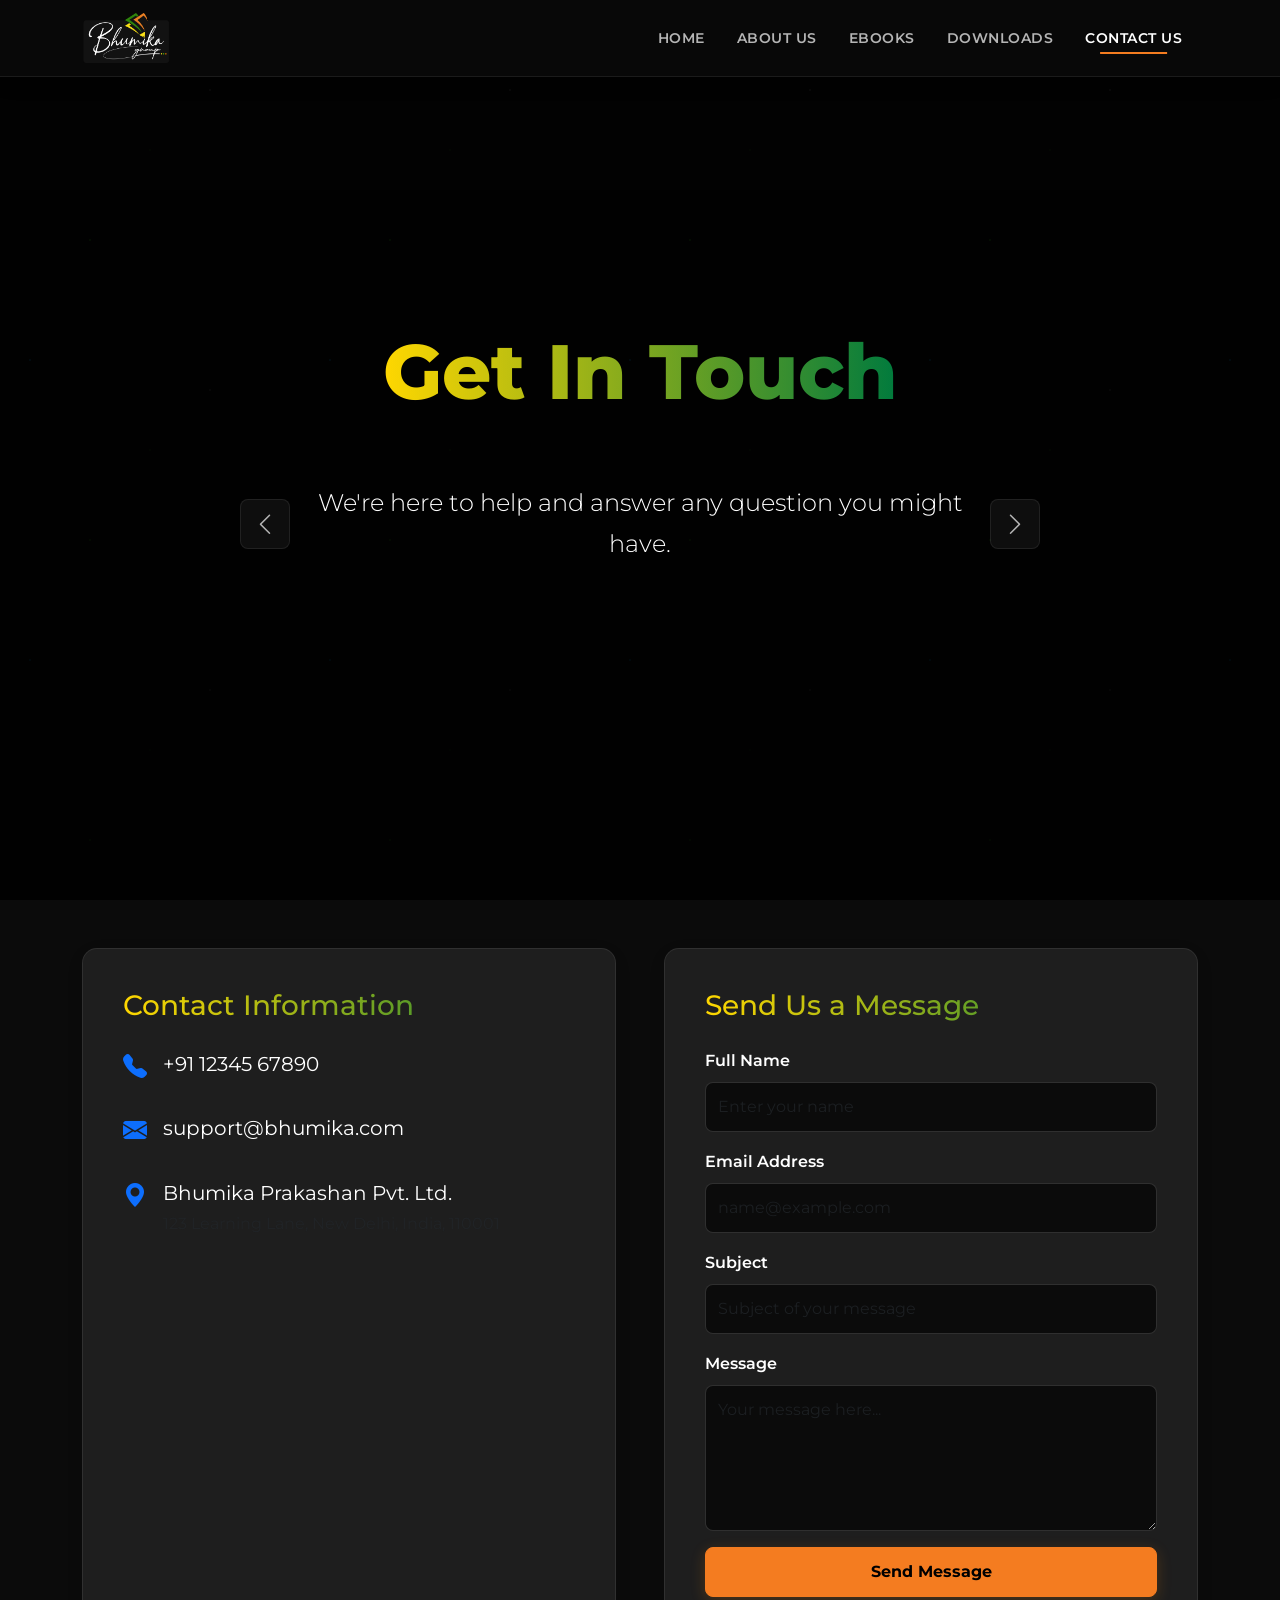
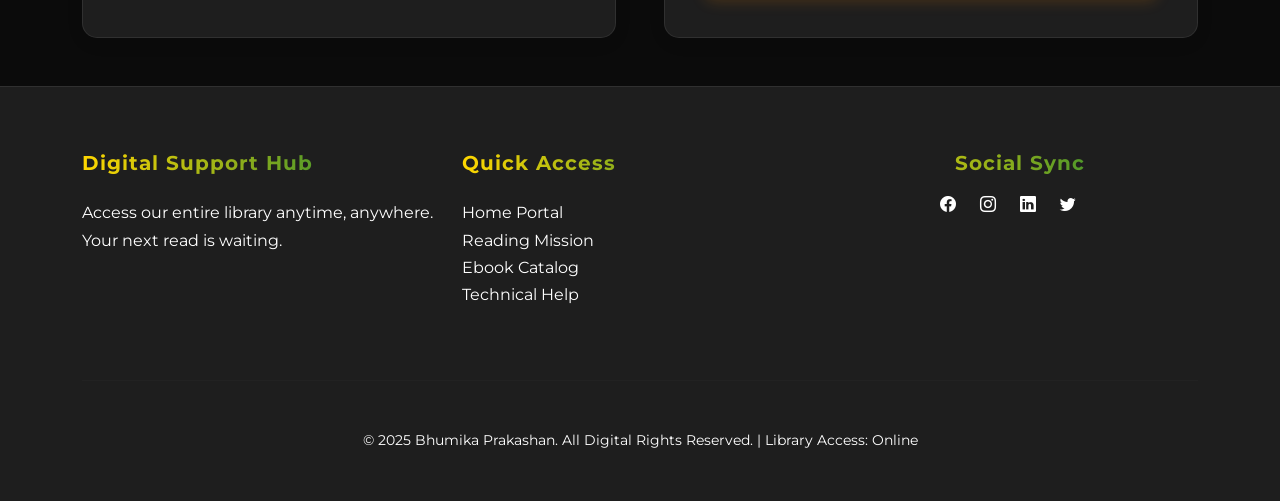
<file: contact.html>
<!DOCTYPE html>
<html lang="en">
<head>
    <meta charset="UTF-8">
    <meta name="viewport" content="width=device-width, initial-scale=1.0">
    <title>Contact Us | Bhumika Prakashan</title>
    <link href="https://fonts.googleapis.com/css2?family=Montserrat:wght@100..900&display=swap" rel="stylesheet">
    <link href="https://cdn.jsdelivr.net/npm/bootstrap@5.3.3/dist/css/bootstrap.min.css" rel="stylesheet"
        xintegrity="sha384-QWTKZyjpPEjISv5WaRU9OFeRpok6YctnYmDr5pNlyT2bRjXh0JMhjY6hW+ALEwIH" crossorigin="anonymous">
    <link rel="stylesheet" href="https://cdn.jsdelivr.net/npm/bootstrap-icons@1.11.3/font/bootstrap-icons.css" />
    <link rel="stylesheet" href="main.css">
</head>
<body id="page-contact">

    <!-- Navbar will be loaded here -->
    <div id="navbar-placeholder"></div>

    <header class="hero-section-contact" id="hero-contact">
        <div class="container">
            <div class="row justify-content-center">
                <div class="col-12 hero-text">
                    <h1 class="animate-on-load text-gradient">Get In Touch</h1>
                    <div class="hero-slider-container mt-3">
                        <button class="hero-slider-arrow" id="hero-slider-prev" aria-label="Previous Slide"><i class="bi bi-chevron-left"></i></button>
                        <div id="hero-slider-text-wrapper">
                             <p id="hero-slider-text" class="animate-on-load delay-1">We're here to help and answer any question you might have.</p>
                        </div>
                        <button class="hero-slider-arrow" id="hero-slider-next" aria-label="Next Slide"><i class="bi bi-chevron-right"></i></button>
                    </div>
                </div>
            </div>
        </div>
    </header>

    <main class="container my-5">
        <div class="row g-5">
            <div class="col-lg-6">
                <div class="contact-card h-100">
                    <h3 class="text-gradient mb-4">Contact Information</h3>
                    <div class="d-flex align-items:center my-4">
                        <i class="bi bi-telephone-fill text-primary fs-4"></i>
                        <a href="tel:+911234567890" class="text-decoration-none ms-3"><span class="footer-text fs-5">+91 12345 67890</span></a>
                    </div>
                    <div class="d-flex align-items:center my-4">
                        <i class="bi bi-envelope-fill text-primary fs-4"></i>
                        <a href="mailto:support@bhumika.com" class="text-decoration-none ms-3"><span class="footer-text fs-5">support@bhumika.com</span></a>
                    </div>
                    <div class="d-flex align-items:start my-4">
                        <i class="bi bi-geo-alt-fill text-primary fs-4"></i>
                        <div class="ms-3">
                            <span class="footer-text fs-5">Bhumika Prakashan Pvt. Ltd.</span>
                            <p class="text-muted">123 Learning Lane, New Delhi, India, 110001</p>
                        </div>
                    </div>
                </div>
            </div>
            <div class="col-lg-6">
                <div class="contact-card h-100">
                    <h3 class="text-gradient mb-4">Send Us a Message</h3>
                    <form>
                        <div class="mb-3"><label for="name" class="form-label">Full Name</label><input type="text" class="form-control" id="name" placeholder="Enter your name"></div>
                        <div class="mb-3"><label for="email" class="form-label">Email Address</label><input type="email" class="form-control" id="email" placeholder="name@example.com"></div>
                        <div class="mb-3"><label for="subject" class="form-label">Subject</label><input type="text" class="form-control" id="subject" placeholder="Subject of your message"></div>
                        <div class="mb-3"><label for="message" class="form-label">Message</label><textarea class="form-control" id="message" rows="5" placeholder="Your message here..."></textarea></div>
                        <button type="submit" class="btn btn-primary w-100">Send Message</button>
                    </form>
                </div>
            </div>
        </div>
    </main>

    <!-- Footer will be loaded here -->
    <div id="footer-placeholder"></div>

    <script src="https://cdn.jsdelivr.net/npm/bootstrap@5.3.3/dist/js/bootstrap.bundle.min.js"
        xintegrity="sha384-YvpcrYf0tY3lHB60NNkmXc5s9fDVZLESaAA55NDzOxhy9GkcIdslK1eN7N6jIeHz"
        crossorigin="anonymous"></script>
    <script src="main.js" defer></script>
</body>
</html>
</file>
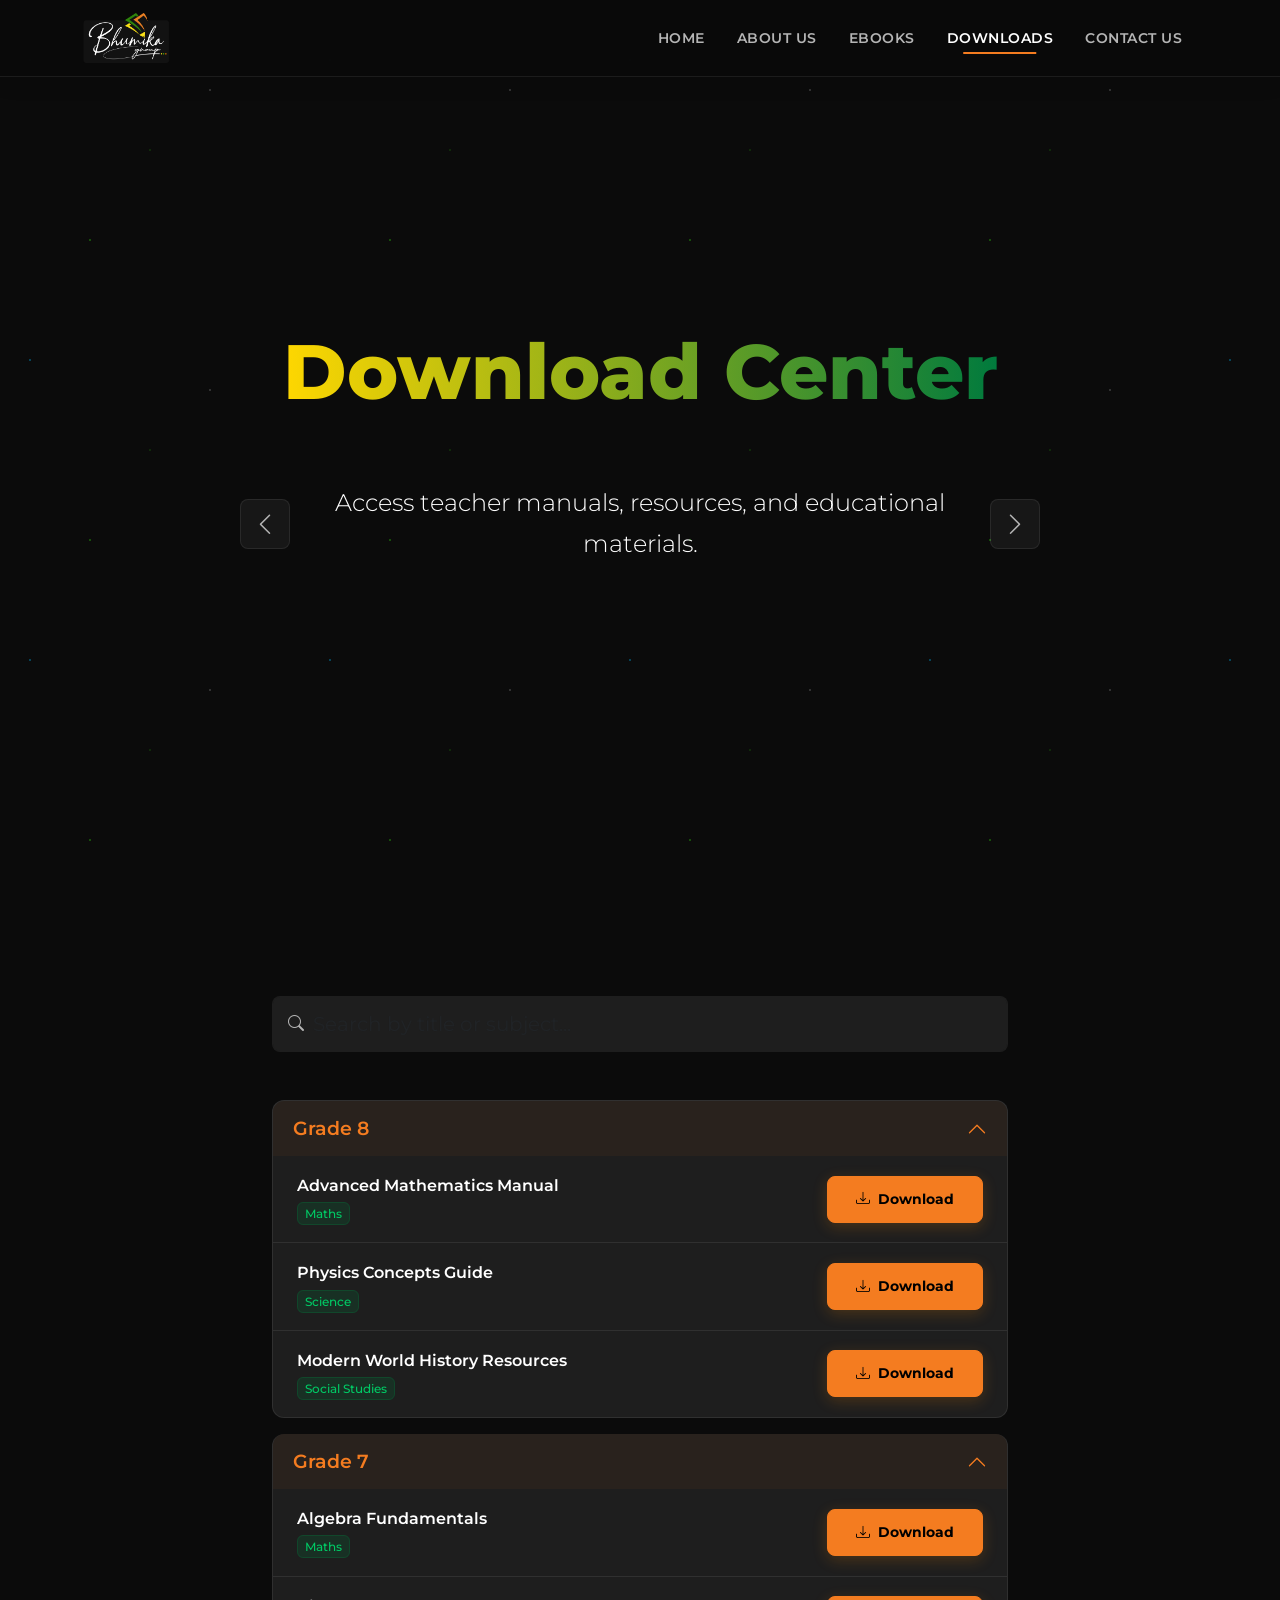
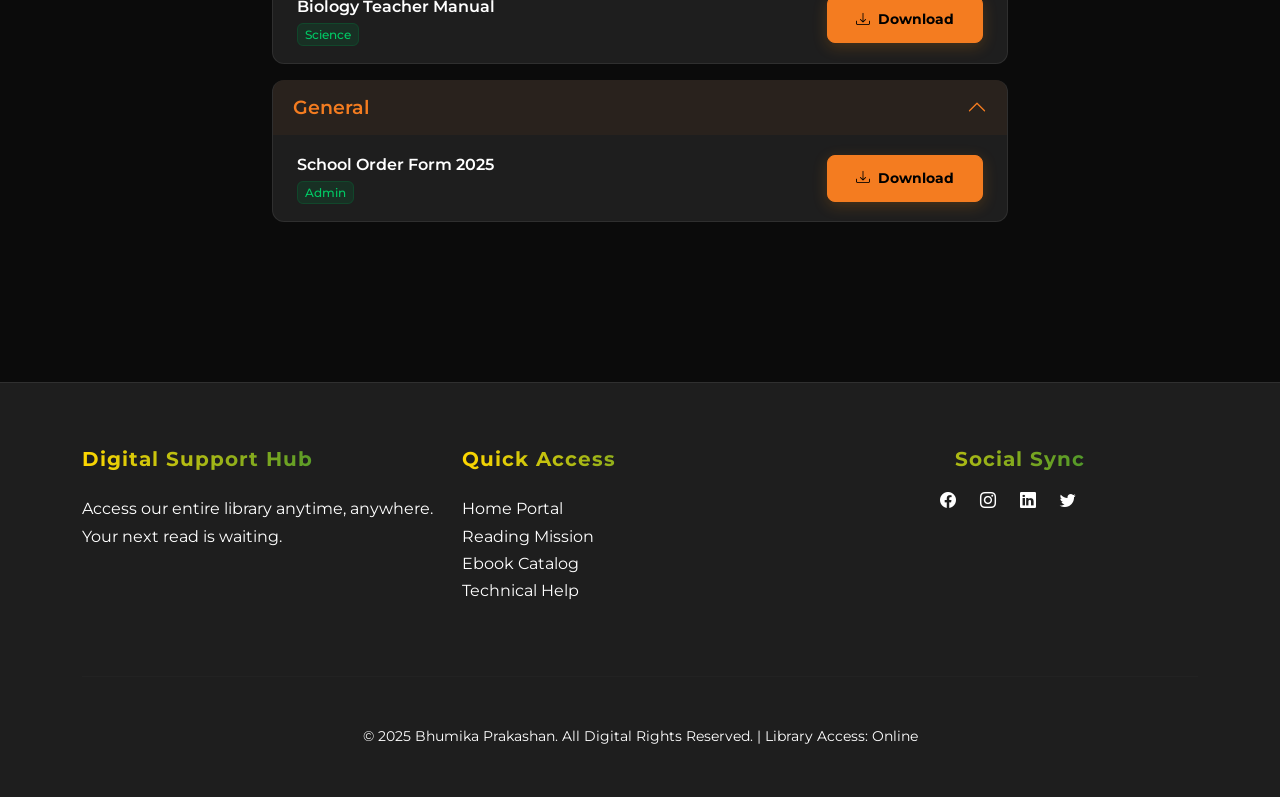
<file: download.html>
<!DOCTYPE html>
<html lang="en">

<head>
    <meta charset="UTF-8">
    <meta name="viewport" content="width=device-width, initial-scale=1.0">
    <title>Downloads | Bhumika Prakashan</title>
    <link href="https://fonts.googleapis.com/css2?family=Montserrat:wght@100..900&display=swap" rel="stylesheet">
    <link href="https://cdn.jsdelivr.net/npm/bootstrap@5.3.3/dist/css/bootstrap.min.css" rel="stylesheet"
        xintegrity="sha384-QWTKZyjpPEjISv5WaRU9OFeRpok6YctnYmDr5pNlyT2bRjXh0JMhjY6hW+ALEwIH" crossorigin="anonymous">
    <link rel="stylesheet" href="https://cdn.jsdelivr.net/npm/bootstrap-icons@1.11.3/font/bootstrap-icons.css" />
    <link rel="stylesheet" href="main.css">
</head>

<body id="page-downloads">

    <!-- Navbar will be loaded here -->
    <div id="navbar-placeholder"></div>

    <header class="hero-section-contact" id="hero" style="background-image: url('https://images.unsplash.com/photo-1507842217343-583bb7270b66?q=80&w=2070&auto=format&fit=crop');">
        <div class="container">
            <div class="row justify-content-center">
                <div class="col-12 hero-text">
                    <h1 class="animate-on-load text-gradient">Download Center</h1>
                    <div class="hero-slider-container mt-3">
                        <button class="hero-slider-arrow" id="hero-slider-prev" aria-label="Previous Slide"><i class="bi bi-chevron-left"></i></button>
                        <div id="hero-slider-text-wrapper">
                             <p id="hero-slider-text" class="animate-on-load delay-1">Access teacher manuals, resources, and educational materials.</p>
                        </div>
                        <button class="hero-slider-arrow" id="hero-slider-next" aria-label="Next Slide"><i class="bi bi-chevron-right"></i></button>
                    </div>
                </div>
            </div>
        </div>
    </header>

    <main class="container py-5">
        <section class="download-section py-5" id="downloads">
             <div class="row justify-content-center">
                <div class="col-lg-10 col-xl-8">
                    <div class="mb-5 search-container">
                        <i class="bi bi-search search-icon"></i>
                        <input type="text" id="searchInput" class="form-control form-control-lg" placeholder="Search by title or subject...">
                    </div>
                    <div class="accordion" id="downloadsAccordion">
                        <!-- Content will be injected by JavaScript -->
                    </div>
                    <div id="no-results" style="display:none;">
                        <i class="bi bi-emoji-frown fs-1"></i>
                        <h4 class="mt-3">No Results Found</h4>
                        <p>Try adjusting your search terms.</p>
                    </div>
                </div>
            </div>
        </section>
    </main>

    <!-- Footer will be loaded here -->
    <div id="footer-placeholder"></div>

    <script src="https://cdn.jsdelivr.net/npm/bootstrap@5.3.3/dist/js/bootstrap.bundle.min.js"
        xintegrity="sha384-YvpcrYf0tY3lHB60NNkmXc5s9fDVZLESaAA55NDzOxhy9GkcIdslK1eN7N6jIeHz"
        crossorigin="anonymous"></script>
    <script src="main.js" defer></script>
</body>

</html>
</file>
<file: main.css>
:root {
  --primary-color: #f47c20;
  /* Warm Orange from logo */
  --secondary-color: #007a3d;
  /* Deep Green accent */
  --accent-color: #ffd700;
  /* Bright Yellow for highlights */

  --background-color: #0b0b0b;
  /* Rich dark charcoal */
  --section-background-alt: #151515;
  --card-background: #1e1e1e;
  --text-color: #ffffff;
  --text-muted: #b5b5b5;
  --border-color: rgba(255, 255, 255, 0.08);
}

.primary-color {
  color: var(--primary-color) !important;
}

/* GLOBAL STYLES */
body {
  background-color: var(--background-color);
  color: var(--text-color);
  font-family: "Montserrat", sans-serif;
  font-size: 16px;
  line-height: 1.7;
  overflow-x: hidden;
  overflow-y: scroll;
}

/* === ENHANCED GLITTER BACKGROUND EFFECT === */
body::before {
  content: "";
  position: fixed;
  top: 0;
  left: 0;
  width: 100%;
  height: 100%;
  pointer-events: none;
  z-index: -1; /* Make sure it's behind content */
  background-image: radial-gradient(
      2px 2px at 10% 20%,
      rgba(0, 191, 255, 0.8) 0%,
      transparent 70%
    ),
    radial-gradient(
      2px 2px at 30% 80%,
      rgba(57, 255, 20, 0.7) 0%,
      transparent 70%
    ),
    radial-gradient(
      1.5px 1.5px at 70% 30%,
      rgba(255, 255, 255, 0.6) 0%,
      transparent 70%
    ),
    radial-gradient(
      1px 1px at 90% 60%,
      rgba(0, 191, 255, 0.8) 0%,
      transparent 70%
    ),
    radial-gradient(
      1.5px 1.5px at 50% 50%,
      rgba(57, 255, 20, 0.5) 0%,
      transparent 70%
    );
  background-repeat: repeat;
  background-size: 300px 300px;
  opacity: 0.8;
  animation: glitterMove 6s linear infinite,
    glitterTwinkle 2s ease-in-out infinite alternate;
}

@keyframes glitterMove {
  0% {
    background-position: 0 0, 150px 50px, 50px 150px, 200px 100px, 100px 200px;
  }

  50% {
    background-position: 150px 100px, 0 50px, 100px 0, 250px 150px, 50px 250px;
  }

  100% {
    background-position: 0 0, 150px 50px, 50px 150px, 200px 100px, 100px 200px;
  }
}

@keyframes glitterTwinkle {
  0%,
  100% {
    opacity: 0.6;
  }

  50% {
    opacity: 1;
  }
}

/* ===== START: REDESIGNED NAVBAR STYLES ===== */
.navbar {
  background-color: transparent;
  padding-top: 1rem;
  padding-bottom: 1rem;
  transition: background-color 0.4s ease, backdrop-filter 0.4s ease,
    padding 0.4s ease, border-color 0.4s ease;
  border-bottom: 1px solid rgba(255, 255, 255, 0); /* Start with transparent border */
}

/* Scrolled state for the waterfall effect */
.navbar.scrolled {
  background-color: rgba(10, 10, 10, 0.85);
  backdrop-filter: blur(12px);
  padding-top: 0.5rem;
  padding-bottom: 0.5rem;
  border-bottom: 1px solid var(--border-color);
  box-shadow: 0 5px 20px rgba(0, 0, 0, 0.1);
}

.logo {
  height: 60px; /* Set a fixed height */
  width: auto;
  transition: height 0.4s ease;
}

.navbar.scrolled .logo {
  height: 50px; /* Slightly smaller logo on scroll */
}

.nav-link {
  color: var(--text-muted) !important;
  font-weight: 600;
  font-size: 0.9rem;
  letter-spacing: 0.5px;
  text-transform: uppercase;
  position: relative;
  transition: color 0.3s ease;
  padding-top: 1rem;
  padding-bottom: 1rem;
  margin: 0 0.5rem;
}

.nav-link:hover {
  color: var(--text-color) !important;
}

/* The animated underline for hover/active states */
.nav-link::after {
  content: "";
  position: absolute;
  bottom: 0.75rem; /* Position it cleanly below the text */
  left: 50%;
  transform: translateX(-50%);
  width: 0;
  height: 2px;
  background-color: var(--primary-color);
  transition: width 0.3s cubic-bezier(0.25, 0.8, 0.25, 1);
}

/* Animate the underline on hover */
.nav-link:hover::after,
.nav-item.active .nav-link::after {
  width: 60%; /* Or 100% if you prefer a full underline */
}

.nav-item.active .nav-link {
  color: var(--text-color) !important;
}

/* Styling for the mobile (collapsed) menu */
@media (max-width: 991.98px) {
  .navbar-collapse {
    background: rgba(20, 20, 20, 0.9);
    backdrop-filter: blur(10px);
    border: 1px solid var(--border-color);
    border-radius: 12px;
    padding: 1rem;
    margin-top: 0.5rem;
  }



  .nav-link {
    text-align: center;
    padding: 0.75rem 0;
  }

  .nav-link::after {
    bottom: 0.5rem;
  }
}

@media(max-width:480px){
    .navbar{
        max-width: 100vw;
        width: 100%;
    }
}
/* ===== END: REDESIGNED NAVBAR STYLES ===== */

/* HERO SECTION */
.hero-section {
  background: linear-gradient(rgba(0, 0, 0, 0.7), rgba(0, 0, 0, 0.7)),
    url("https://images.unsplash.com/photo-1518770660439-4636190af475?q=80&w=1470&auto=format&fit=crop&ixlib=rb-4.0.3&ixid=M3wxMjA3fDB8MHxwaG90by1wYWdlfHx8fGVufDB8fHx8fA%3D%3D");
  background-size: cover;
  background-position: center;
  height: 100vh;
  width: 100%;
  display: flex;
  align-items: center;
  justify-content: center;
  text-align: center;
  position: relative;
  padding-top: 92px;
  box-sizing: border-box;
}

.hero-text {
  display: flex;
  flex-direction: column;
  justify-content: center;
  align-items: center;
  gap: 2rem; /* Increased gap for better spacing */
}

.hero-text .btn {
    margin-top: 0 !important; /* Override Bootstrap's margin utility to let the parent's 'gap' control spacing */
}

.hero-text h1 {
  font-size: clamp(2.5rem, 6vw, 5rem);
  font-weight: 800;
  color: var(--primary-color);
}

.hero-text p {
  font-size: clamp(1rem, 2vw, 1.5rem);
  color: var(--text-color);
  font-weight: 300;
}

/* === START: HERO SLIDER STYLES (NOW GLOBAL) === */
.hero-slider-container {
    display: flex;
    align-items: center;
    justify-content: space-between;
    width: 100%;
    max-width: 800px;
    margin: 0 auto;
}

#hero-slider-text-wrapper {
    flex-grow: 1;
    text-align: center;
    overflow: hidden;
    position: relative;
    height: 100px; /* Fixed height for stability */
}

#hero-slider-text {
    position: absolute;
    top: 0;
    left: 0;
    width: 100%;
    height: 100%;
    transition: opacity 0.4s ease-in-out, transform 0.4s ease-in-out;
    display: flex;
    align-items: center;
    justify-content: center;
    margin: 0;
}

/* Animation states for text */
.slide-out { opacity: 0; transform: translateY(-100%); }
.slide-in { opacity: 1; transform: translateY(0); }
.slide-next { opacity: 0; transform: translateY(100%); }

.hero-slider-arrow {
    background: rgba(255, 255, 255, 0.05);
    border: 1px solid var(--border-color);
    color: var(--text-muted);
    border-radius: 8px;
    width: 50px;
    height: 50px;
    font-size: 1.5rem;
    cursor: pointer;
    transition: all 0.3s ease;
    display: flex;
    align-items: center;
    justify-content: center;
    line-height: 0;
    flex-shrink: 0;
}

.hero-slider-arrow:hover {
    background: rgba(255, 255, 255, 0.1);
    border-color: var(--primary-color);
    color: var(--primary-color);
    transform: scale(1.05);
    box-shadow: 0 0 15px rgba(244, 124, 32, 0.3);
}
/* === END: HERO SLIDER STYLES === */


/* BUTTONS */
.btn-primary {
  background-color: var(--primary-color);
  border-color: var(--primary-color);
  color: #000;
  font-weight: 700;
  border-radius: 8px;
  padding: 12px 28px;
  box-shadow: 0 4px 15px rgba(255, 140, 0, 0.2);
  transition: all 0.3s ease;
}

.btn-primary:hover {
  background-color: var(--secondary-color);
  border-color: var(--secondary-color);
  transform: translateY(-3px);
  box-shadow: 0 7px 20px rgba(255, 140, 0, 0.3);
}

/* Pulse Effect for Hero Button */
@keyframes pulse {
  0% {
    box-shadow: 0 0 0 0 rgba(255, 140, 0, 0.4);
  }

  70% {
    box-shadow: 0 0 0 15px rgba(255, 140, 0, 0);
  }

  100% {
    box-shadow: 0 0 0 0 rgba(255, 140, 0, 0);
  }
}

.pulse-btn {
  animation: pulse 2.5s infinite;
}

/* SECTION TITLES */
.section-title {
  text-align: center;
  margin-bottom: 4rem;
  font-size: clamp(1.8rem, 4vw, 2.8rem);
  font-weight: 800;
  color: var(--text-color);
  text-transform: uppercase;
  letter-spacing: 1px;
  position: relative;
  padding-bottom: 15px;
  width: fit-content;
  margin: 0 auto 4rem auto;
}

.section-title::after {
  content: "";
  position: absolute;
  bottom: 0;
  left: 50%;
  transform: translateX(-50%);
  width: 80px;
  height: 3px;
  background-color: var(--primary-color);
}

/* CARDS */
.card {
  background-color: var(--card-background);
  border: 1px solid var(--border-color);
  border-radius: 12px;
  box-shadow: 0 5px 20px rgba(0, 0, 0, 0.05);
  overflow: hidden;
}

.animated-card {
  transition: opacity 0.8s ease-out,
    transform 0.8s cubic-bezier(0.2, 0.8, 0.2, 1), border-color 0.4s ease-out,
    box-shadow 0.4s ease-out;
}

.animated-card.off-left {
  opacity: 0;
  transform: translateX(-105%);
}
.animated-card.off-right {
  opacity: 0;
  transform: translateX(105%);
}
.animated-card.off-up {
  opacity: 0;
  transform: translateY(100px);
}
.animated-card.visible {
  opacity: 1;
  transform: none;
}

.animated-card:hover {
  transform: translateY(-8px) scale(1.02);
  border-color: var(--primary-color);
  box-shadow: 0 10px 30px rgba(0, 0, 0, 0.1);
  z-index: 10;
}

.card-img-top {
  height: 220px;
  object-fit: cover;
  border-bottom: 1px solid var(--border-color);
}

.card-body {
  padding: 1.25rem;
}

.card-title {
  color: var(--primary-color);
  font-weight: 600;
  font-size: 1.25rem;
  margin-bottom: 0.5rem;
}

.card-text {
  font-size: 0.9rem;
  margin-bottom: 1rem;
  color: var(--text-muted);
}

.popular-card .card-img-top {
  border-bottom: none;
  transition: transform 0.4s cubic-bezier(0.25, 0.8, 0.25, 1);
}
.popular-card:hover {
  transform: translateY(-8px) scale(1.02);
  border-color: var(--primary-color);
  box-shadow: 0 10px 30px rgba(0, 0, 0, 0.1);
  z-index: 10;
}
.popular-card:hover .card-img-top {
  transform: scale(1.1);
}

/* ABOUT SECTION & BADGES */
.about-section {
  background-color: var(--card-background);
  border-radius: 15px;
}

.tech-badge {
  background-color: rgba(255, 140, 0, 0.1);
  color: var(--primary-color);
  border: 1px solid rgba(255, 140, 0, 0.2);
  padding: 0.4em 0.8em;
  font-weight: 500;
  margin: 3px;
  border-radius: 6px;
  font-size: 0.8rem;
  display: inline-block;
  transition: all 0.3s ease;
}

.tech-badge:hover {
  transform: scale(1.1);
  background-color: rgba(255, 140, 0, 0.2);
  cursor: pointer;
}

/* FOOTER */
.footer {
  background-color: var(--card-background);
  padding: 4rem 0 2rem;
  border-top: 1px solid var(--border-color);
  position: relative;
  z-index: 1;
}

.footer h5 {
  color: var(--primary-color);
  font-weight: 700;
  letter-spacing: 1px;
  margin-bottom: 1.5rem;
}

.footer a {
  color: var(--text-color);
  text-decoration: none;
  transition: color 0.3s ease, padding-left 0.3s ease;
}

.footer a:hover {
  color: var(--primary-color);
  padding-left: 5px;
}

.footer-text {
  color: var(--text-color);
}

.footer-link:hover {
  color: var(--primary-color);
  text-decoration: underline;
}

.footer-hr {
  border-color: var(--border-color);
  margin: 2rem 0;
}

.social-icons li {
  display: inline-block;
  margin-right: 1.5rem;
}

.social-icons a i {
  transition: color 0.3s ease-in-out;
}
.social-icons a:hover .bi-facebook { color: #1877f2; }
.social-icons a:hover .bi-instagram { color: #e4405f; }
.social-icons a:hover .bi-twitter { color: #1da1f2; }
.social-icons a:hover .bi-linkedin { color: #0a66c2; }

/* ANIMATIONS */
@keyframes fadeInUp {
  from { opacity: 0; transform: translateY(25px); }
  to { opacity: 1; transform: translateY(0); }
}

.animate-on-load {
  animation: fadeInUp 0.8s ease-out forwards;
  opacity: 1;
}
.delay-1 { animation-delay: 0.2s; }
.delay-2 { animation-delay: 0.4s; }

/* RESPONSIVE ADJUSTMENTS */
@media (max-width: 992px) {
  .hero-text h1 { font-size: 4rem; }
  .hero-text p { font-size: 1.2rem; }
}
@media (max-width: 768px) {
  .hero-text h1 { font-size: 3rem; }
  .hero-text p { font-size: 1rem; }
  .card-img-top { height: 180px; }
  .card, .footer, .footer .container, .footer .row, .hero-text { text-align: center; }
  .social-icons { justify-content: center; padding-left: 0; }
}

.text-gradient {
  background: linear-gradient( to right, var(--accent-color), var(--secondary-color), var(--primary-color) );
  background-size: 200% 200%;
  background-clip: text;
  -webkit-background-clip: text;
  -webkit-text-fill-color: transparent;
  animation: text-gradient-animation 4s ease infinite;
}

@keyframes text-gradient-animation {
  0% { background-position: 0% 50%; }
  50% { background-position: 100% 50%; }
  100% { background-position: 0% 50%; }
}

.custom-toggler {
  border: none !important;
  box-shadow: none !important;
  outline: none !important;
}

@media (min-width: 768px) {
  #navbarNav { max-width: 72%; }
}

.hero-section-contact {
  background: linear-gradient(rgba(0, 0, 0, 0.8), rgba(0, 0, 0, 0.9)),
    url("https://images.unsplash.com/photo-1518770660439-4636190af475?q=80&w=1470&auto=format&fit=crop&ixlib=rb-4.0.3&ixid=M3wxMjA3fDB8MHxwaG90by1wYWdlfHx8fGVufDB8fHx8fA%3D%3D");
  background-size: cover;
  background-position: center;
  height: 100vh;
  width: 100%;
  display: flex;
  align-items: center;
  justify-content: center;
  text-align: center;
  position: relative;
}

.contact-card {
  background-color: var(--card-background);
  border-radius: 15px;
  padding: 2.5rem;
  border: 1px solid var(--border-color);
  transition: all 0.4s cubic-bezier(0.25, 0.8, 0.25, 1);
  box-shadow: 0 5px 20px rgba(0, 0, 0, 0.05);
  height: 100%;
}
.contact-card:hover {
  transform: translateY(-8px);
  border-color: var(--primary-color);
  box-shadow: 0 10px 30px rgba(0, 0, 0, 0.1);
}

.form-label { font-weight: 600; }
.form-control {
  background-color: var(--background-color);
  border: 1px solid var(--border-color);
  color: var(--text-color);
  border-radius: 8px;
  padding: 12px;
  transition: all 0.3s ease;
}
.form-control:focus {
  background-color: var(--background-color);
  border-color: var(--primary-color);
  color: var(--text-color);
  box-shadow: 0 0 0 0.25rem rgba(244, 124, 32, 0.25);
}

.hero-section-about {
  background: linear-gradient(rgba(0, 0, 0, 0.7), rgba(0, 0, 0, 0.7)),
    url("https://images.unsplash.com/photo-1522202176988-66273c2fd55f?q=80&w=1471&auto=format&fit=crop");
  background-size: cover;
  background-position: center;
  height: 100vh;
  width: 100%;
  display: flex;
  align-items: center;
  justify-content: center;
  text-align: center;
  position: relative;
}

/* 3D Carousel Enhancements */
.book-carousel-container {
  position: relative;
  width: 90%;
  max-width: 900px;
  margin: 20px auto;
  padding: 20px 0;
  display: flex;
  justify-content: center;
  align-items: center;
  opacity: 0;
  overflow: hidden;
  transition: opacity 0.5s ease-in-out;
}
.book-carousel-container.carousel-loaded { opacity: 1; }
.new-book-carousel {
  position: relative;
  width: 100%;
  height: 350px;
  perspective: 1500px;
  transform-style: preserve-3d;
}
.book-item {
  position: absolute;
  top: 0; left: 0; right: 0; bottom: 0;
  margin: auto; width: 40%; max-width: 200px;
  box-shadow: 0 10px 25px rgba(0, 0, 0, 0.25);
  border-radius: 8px; overflow: hidden;
  cursor: pointer;
  transition: transform 0.5s cubic-bezier(0.25, 0.46, 0.45, 0.94), opacity 0.5s ease;
  will-change: transform, opacity;
}
.book-item img {
  width: 100%; height: 75%; object-fit: cover; display: block;
}

.book-item.active { transform: translateX(0) scale(1.1); opacity: 1; z-index: 4; }
.book-item.prev { transform: translateX(-70%) scale(0.8); opacity: 0.7; z-index: 3; }
.book-item.next { transform: translateX(70%) scale(0.8); opacity: 0.7; z-index: 3; }
.book-item.prev2 { transform: translateX(-130%) scale(0.6); opacity: 0.4; z-index: 2; }
.book-item.next2 { transform: translateX(130%) scale(0.6); opacity: 0.4; z-index: 2; }
.book-item.hidden-left { transform: translateX(-180%) scale(0.4); opacity: 0; z-index: 1; }
.book-item.hidden-right { transform: translateX(180%) scale(0.4); opacity: 0; z-index: 1; }

.new-carousel-arrow {
  position: absolute; top: 50%; transform: translateY(-50%);
  background-color: rgba(0, 0, 0, 0.5); color: white;
  border: none; font-size: 2.5rem; font-weight: bold; cursor: pointer;
  z-index: 10; border-radius: 50%; width: 50px; height: 50px;
  display: flex; justify-content: center; align-items: center;
  line-height: 0; padding-bottom: 5px;
  transition: background-color 0.3s ease;
}
.new-carousel-arrow:hover { background-color: rgba(0, 0, 0, 0.8); }
.prev-arrow { left: 10px; }
.next-arrow { right: 10px; }

/* Downloads Page Styles */
.search-container { position: relative; }
.search-icon { position: absolute; top: 50%; left: 1rem; transform: translateY(-50%); color: var(--text-muted); }
#searchInput {
  padding-left: 2.5rem; background-color: var(--card-background);
  border: 1px solid var(--border-color); color: var(--text-color);
  border-radius: 8px; padding-top: 12px; padding-bottom: 12px;
  transition: all 0.3s ease;
}
#searchInput:focus {
  background-color: var(--card-background);
  border-color: var(--primary-color);
  color: var(--text-color);
  box-shadow: 0 0 0 0.25rem rgba(244, 124, 32, 0.25);
}

.accordion-item {
  background-color: var(--card-background);
  border: 1px solid var(--border-color);
  margin-bottom: 1rem;
  border-radius: 12px !important;
  overflow: hidden;
}
.accordion-header .accordion-button {
  background-color: transparent; color: var(--text-color);
  font-weight: 600; font-size: 1.2rem; box-shadow: none;
}
.accordion-button:not(.collapsed) {
  color: var(--primary-color);
  background-color: rgba(244, 124, 32, 0.05);
}
.accordion-button::after {
  background-image: url("data:image/svg+xml,%3csvg xmlns='http://www.w3.org/2000/svg' viewBox='0 0 16 16' fill='%23B5B5B5'%3e%3cpath fill-rule='evenodd' d='M1.646 4.646a.5.5 0 0 1 .708 0L8 10.293l5.646-5.647a.5.5 0 0 1 .708.708l-6 6a.5.5 0 0 1-.708 0l-6-6a.5.5 0 0 1 0-.708z'/%3e%3c/svg%3e");
}
.accordion-button:not(.collapsed)::after {
  background-image: url("data:image/svg+xml,%3csvg xmlns='http://www.w3.org/2000/svg' viewBox='0 0 16 16' fill='%23F47C20'%3e%3cpath fill-rule='evenodd' d='M1.646 4.646a.5.5 0 0 1 .708 0L8 10.293l5.646-5.647a.5.5 0 0 1 .708.708l-6 6a.5.5 0 0 1-.708 0l-6-6a.5.5 0 0 1 0-.708z'/%3e%3c/svg%3e");
}
.accordion-body { padding: 0; }

.download-item {
  display: flex; justify-content: space-between; align-items: center;
  padding: 1rem 1.5rem;
  border-bottom: 1px solid var(--border-color);
  transition: background-color 0.3s ease;
}
.download-item:last-child { border-bottom: none; }
.download-item:hover { background-color: rgba(255, 255, 255, 0.03); }
.download-info .title { font-weight: 600; color: var(--text-color); margin: 0; }
.download-info .subject-badge {
  background-color: rgba(0, 122, 61, 0.2); color: #00ca65;
  border: 1px solid rgba(0, 122, 61, 0.3);
  font-size: 0.75rem; font-weight: 500;
  padding: 0.25em 0.6em; border-radius: 6px;
}

#no-results {
  display: none; padding: 3rem 1rem;
  text-align: center; color: var(--text-muted);
}
</file>
